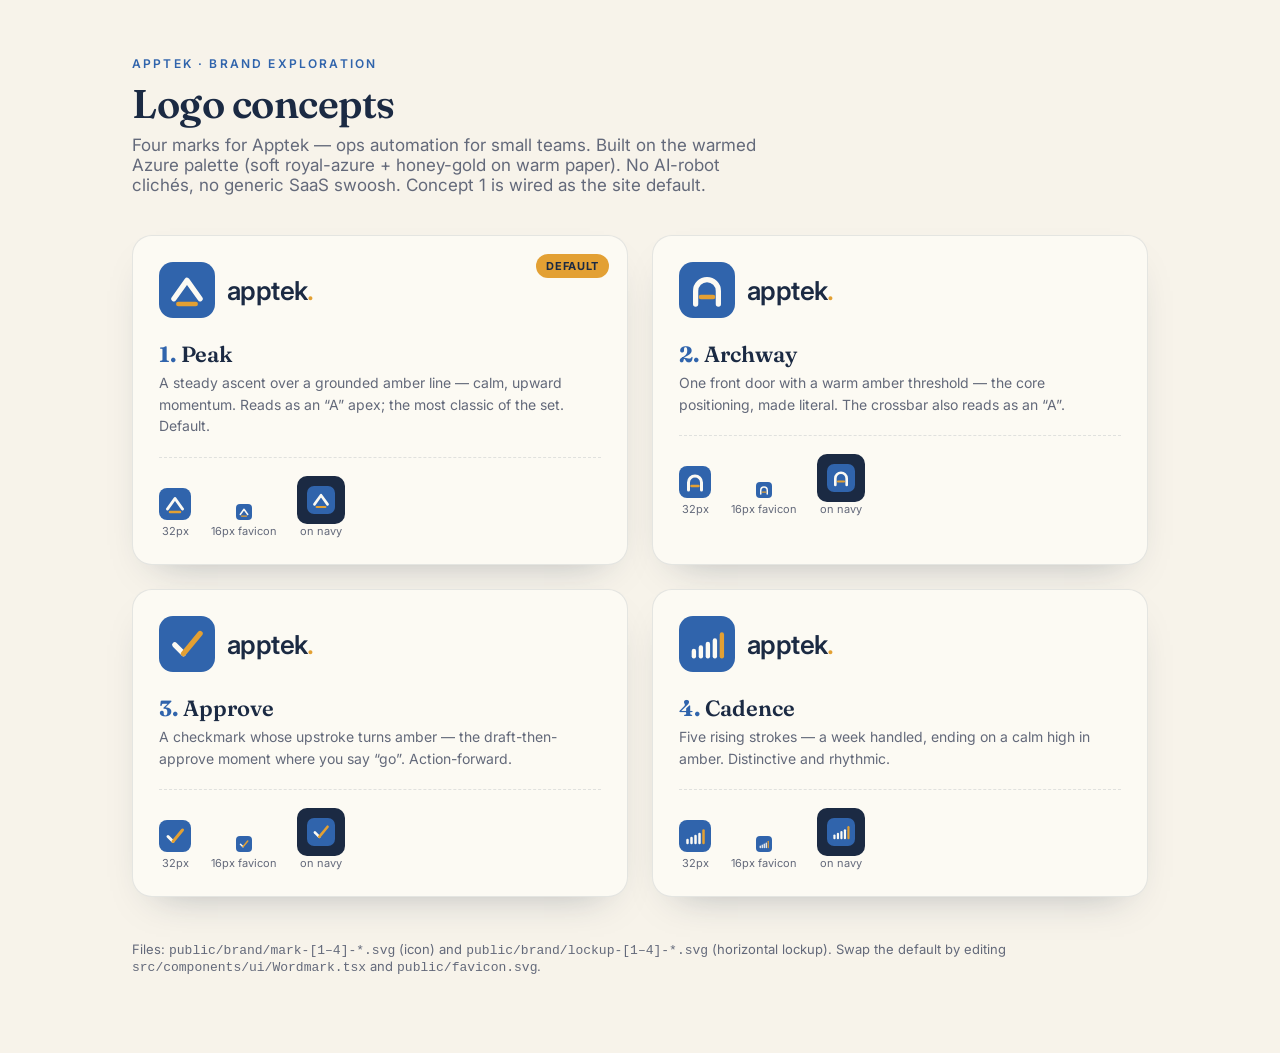
<file: public/brand/index.html>
<!doctype html>
<html lang="en">
  <head>
    <meta charset="UTF-8" />
    <meta name="viewport" content="width=device-width, initial-scale=1.0" />
    <title>Apptek — Logo concepts</title>
    <link rel="preconnect" href="https://fonts.googleapis.com" />
    <link rel="preconnect" href="https://fonts.gstatic.com" crossorigin />
    <link
      href="https://fonts.googleapis.com/css2?family=Fraunces:opsz,wght@9..144,500;9..144,600;9..144,700&family=Inter:wght@400;500;600;700&display=swap"
      rel="stylesheet"
    />
    <style>
      :root {
        --paper: #f7f3ea;
        --paper-soft: #fcfaf3;
        --paper-deep: #eee6d6;
        --ink: #1b2a43;
        --ink-soft: #2a3c59;
        --muted: #63697a;
        --azure: #3064ac;
        --amber: #e3a033;
      }
      * { box-sizing: border-box; }
      body {
        margin: 0;
        background: var(--paper);
        color: var(--ink);
        font-family: Inter, ui-sans-serif, system-ui, sans-serif;
        -webkit-font-smoothing: antialiased;
      }
      .wrap { max-width: 1080px; margin: 0 auto; padding: 56px 32px 80px; }
      .eyebrow {
        text-transform: uppercase;
        letter-spacing: 0.18em;
        font-size: 12px;
        font-weight: 600;
        color: var(--azure);
        margin: 0 0 12px;
      }
      h1 {
        font-family: Fraunces, Georgia, serif;
        font-weight: 600;
        font-size: 40px;
        line-height: 1.05;
        letter-spacing: -0.5px;
        margin: 0 0 10px;
      }
      .lede { color: var(--muted); font-size: 17px; max-width: 640px; margin: 0 0 40px; }
      .grid { display: grid; grid-template-columns: repeat(2, 1fr); gap: 24px; }
      @media (max-width: 720px) { .grid { grid-template-columns: 1fr; } .wrap { padding: 40px 20px 64px; } }
      .card {
        background: var(--paper-soft);
        border: 1px solid rgba(27, 42, 67, 0.1);
        border-radius: 20px;
        padding: 26px;
        box-shadow: 0 18px 40px -24px rgba(27, 42, 67, 0.35);
        position: relative;
      }
      .badge-default {
        position: absolute;
        top: 18px;
        right: 18px;
        background: var(--amber);
        color: var(--ink);
        font-size: 11px;
        font-weight: 700;
        letter-spacing: 0.06em;
        text-transform: uppercase;
        padding: 5px 10px;
        border-radius: 999px;
      }
      .concept-name { font-family: Fraunces, Georgia, serif; font-size: 22px; font-weight: 600; margin: 22px 0 4px; }
      .concept-idx { color: var(--azure); font-weight: 700; }
      .concept-desc { color: var(--muted); font-size: 14px; line-height: 1.55; margin: 0; }
      .hero-mark { display: flex; align-items: center; gap: 14px; }
      .lockup { display: flex; align-items: center; gap: 12px; }
      .wordmark { font-size: 26px; font-weight: 600; letter-spacing: -0.6px; color: var(--ink); }
      .wordmark .dot { color: var(--amber); }
      .sizes { display: flex; align-items: center; gap: 18px; margin-top: 20px; padding-top: 18px; border-top: 1px dashed rgba(27,42,67,0.12); }
      .swatch-navy { background: var(--ink); border-radius: 10px; padding: 10px; display: inline-flex; gap: 10px; align-items: center; }
      .size-label { font-size: 11px; color: var(--muted); }
      .row { display: flex; align-items: flex-end; gap: 20px; flex-wrap: wrap; }
      footer { margin-top: 44px; color: var(--muted); font-size: 13px; }
    </style>
  </head>
  <body>
    <div class="wrap">
      <p class="eyebrow">Apptek · brand exploration</p>
      <h1>Logo concepts</h1>
      <p class="lede">
        Four marks for Apptek — ops automation for small teams. Built on the warmed
        Azure palette (soft royal-azure + honey-gold on warm paper). No AI-robot
        clichés, no generic SaaS swoosh. Concept 1 is wired as the site default.
      </p>

      <div class="grid" id="grid"></div>

      <footer>
        Files: <code>public/brand/mark-[1–4]-*.svg</code> (icon) and
        <code>public/brand/lockup-[1–4]-*.svg</code> (horizontal lockup). Swap the
        default by editing <code>src/components/ui/Wordmark.tsx</code> and
        <code>public/favicon.svg</code>.
      </footer>
    </div>

    <script>
      // Each mark drawn from the same 64x64 geometry as the SVG asset files.
      const AZURE = '#3064AC', WHITE = '#FCFAF3', AMBER = '#E3A033';
      const marks = {
        1: `<path d="M17 42 L32 21 L47 42" stroke="${WHITE}" stroke-width="6" stroke-linecap="round" stroke-linejoin="round" fill="none"/><path d="M22 48 L42 48" stroke="${AMBER}" stroke-width="5" stroke-linecap="round"/>`,
        2: `<path d="M19 48 L19 33 A13 13 0 0 1 45 33 L45 48" stroke="${WHITE}" stroke-width="6" stroke-linecap="round" stroke-linejoin="round" fill="none"/><path d="M25 40 L39 40" stroke="${AMBER}" stroke-width="5" stroke-linecap="round"/>`,
        3: `<path d="M18 33 L28 43" stroke="${WHITE}" stroke-width="6" stroke-linecap="round" stroke-linejoin="round" fill="none"/><path d="M28 43 L47 20" stroke="${AMBER}" stroke-width="6" stroke-linecap="round" stroke-linejoin="round" fill="none"/>`,
        4: `<path d="M17 46 L17 40" stroke="${WHITE}" stroke-width="5" stroke-linecap="round"/><path d="M25 46 L25 36" stroke="${WHITE}" stroke-width="5" stroke-linecap="round"/><path d="M33 46 L33 32" stroke="${WHITE}" stroke-width="5" stroke-linecap="round"/><path d="M41 46 L41 28" stroke="${WHITE}" stroke-width="5" stroke-linecap="round"/><path d="M49 46 L49 21" stroke="${AMBER}" stroke-width="5" stroke-linecap="round"/>`,
      };
      const svg = (size, id) =>
        `<svg width="${size}" height="${size}" viewBox="0 0 64 64" fill="none"><rect width="64" height="64" rx="16" fill="${AZURE}"/>${marks[id]}</svg>`;
      const concepts = [
        { id: 1, name: 'Peak', desc: 'A steady ascent over a grounded amber line — calm, upward momentum. Reads as an “A” apex; the most classic of the set. Default.', default: true },
        { id: 2, name: 'Archway', desc: 'One front door with a warm amber threshold — the core positioning, made literal. The crossbar also reads as an “A”.' },
        { id: 3, name: 'Approve', desc: 'A checkmark whose upstroke turns amber — the draft-then-approve moment where you say “go”. Action-forward.' },
        { id: 4, name: 'Cadence', desc: 'Five rising strokes — a week handled, ending on a calm high in amber. Distinctive and rhythmic.' },
      ];
      document.getElementById('grid').innerHTML = concepts
        .map(
          (c) => `
        <div class="card">
          ${c.default ? '<span class="badge-default">Default</span>' : ''}
          <div class="hero-mark">
            <div class="lockup">
              ${svg(56, c.id)}
              <span class="wordmark">apptek<span class="dot">.</span></span>
            </div>
          </div>
          <p class="concept-name"><span class="concept-idx">${c.id}.</span> ${c.name}</p>
          <p class="concept-desc">${c.desc}</p>
          <div class="sizes">
            <div class="row">
              <div style="text-align:center"><div>${svg(32, c.id)}</div><div class="size-label">32px</div></div>
              <div style="text-align:center"><div>${svg(16, c.id)}</div><div class="size-label">16px favicon</div></div>
              <div style="text-align:center"><div class="swatch-navy">${svg(28, c.id)}</div><div class="size-label">on navy</div></div>
            </div>
          </div>
        </div>`
        )
        .join('');
    </script>
  </body>
</html>
</file>
